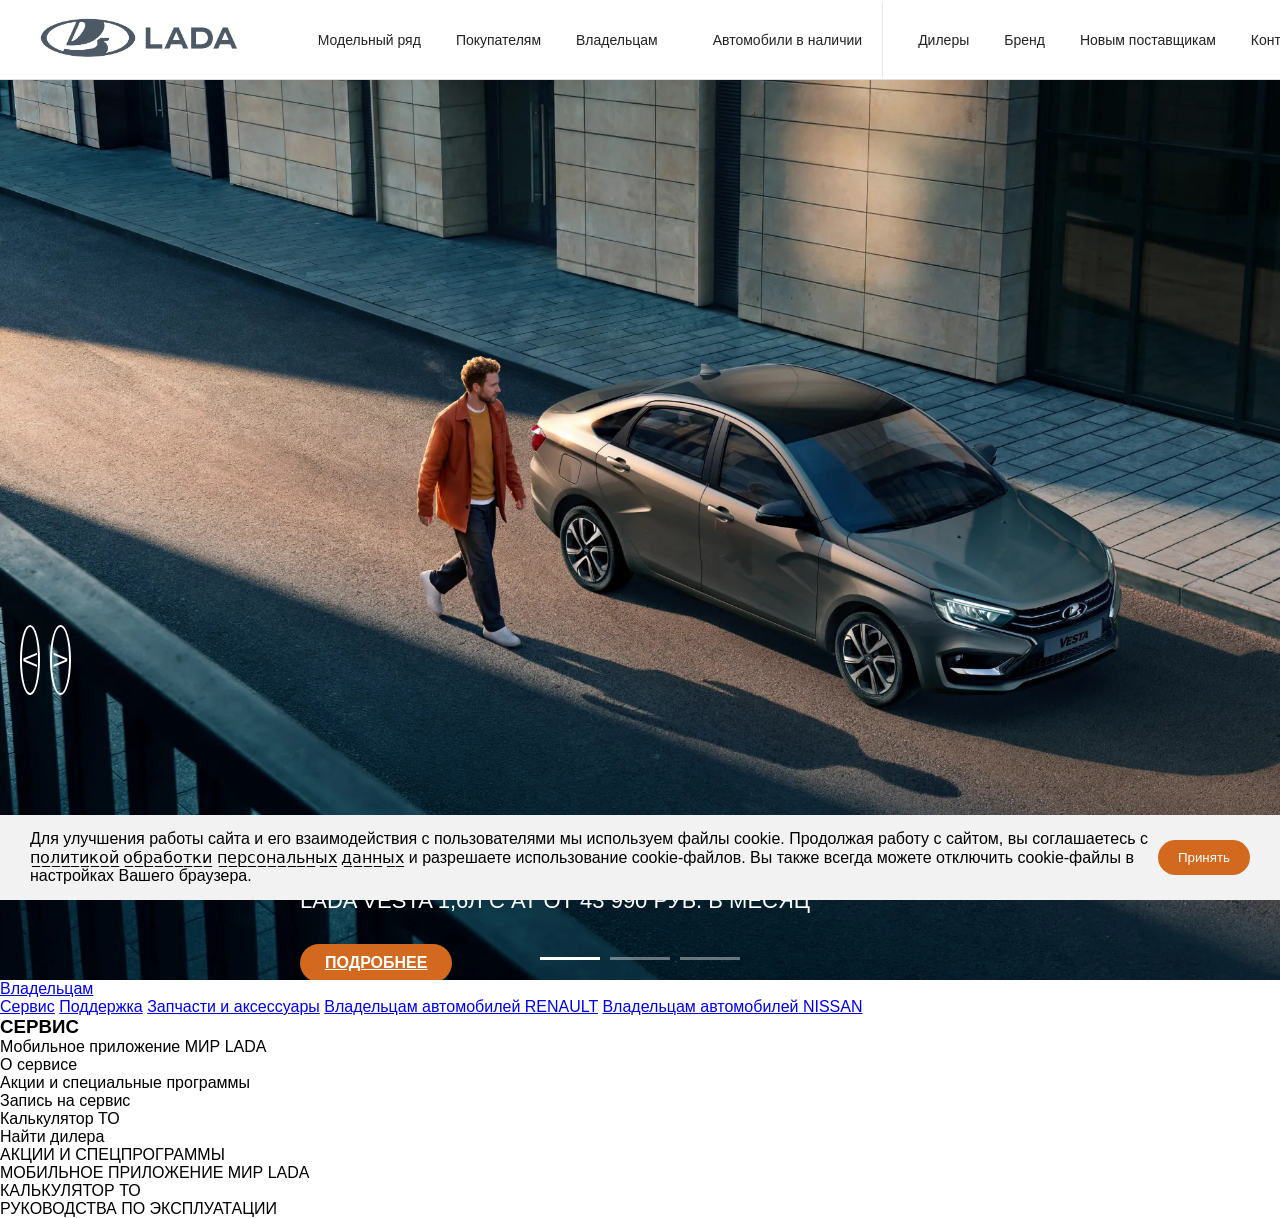
<file: index.html>
<!DOCTYPE HTML>
<html lang="ru">
<head>
    <meta charset="UTF-8">
    <link rel="stylesheet" href="style.css">
    <title>Lada.ru</title>
</head>
<body>
    
    <header class="header">
        <div class="header-inner">

            <div class="logo-block">
                <img src="logo.png" alt="LADA" class="logo">
            </div>

            <nav class="nav">
                <div class="menu-item-container">
                    <a href="#">Модельный ряд</a>
                    
                   <div class="mega-menu">
    <div class="mega-top">
        <span class="mega-tab active">Granta</span>
        <span class="mega-tab">Iskra</span>
        <span class="mega-tab">Vesta</span>
        <span class="mega-tab">Aura</span>
        <span class="mega-tab">Largus</span>
        <span class="mega-tab">Niva Travel</span>
        <span class="mega-tab">Niva Legend</span>
        <span class="mega-tab">Спортивные</span>
        <span class="mega-tab">LADA Business</span>
        <span class="mega-tab">Битопливные</span>
    </div>

    <div class="mega-content">
        <div class="mega-cars">
            <div class="mega-card">
                <div class="card-text">
                    <span class="card-type">GRANTA СЕДАН</span>
                </div>
                <img src="granta.sedan.jpg" alt="GRANTA СЕДАН">
            </div>

            <div class="mega-card">
                <div class="card-text">
                    <span class="card-type">GRANTA ЛИФТБЕК</span>
                </div>
                <img src="granta.lifbek.jpg" alt="GRANTA ЛИФТБЕК">
            </div>

            <div class="mega-card">
                <div class="card-text">
                    <span class="card-type">GRANTA ACTIVE CROSS [АКТИВ КРОСС]</span>
                </div>
                <img src="granta.active.cross(active.cross).jpg" alt="GRANTA ACTIVE CROSS">
            </div>

            <div class="mega-card">
                <div class="card-text">
                    <span class="card-type">GRANTA CROSS [КРОСС]</span>
                </div>
                <img src="granta.cross(cross).jpg" alt="GRANTA CROSS">
            </div>

            <div class="mega-card">
                <div class="card-text">
                    <span class="card-type">GRANTA УЧЕБНАЯ</span>
                </div>
                <img src="granta.ychebnaya.jpg" alt="GRANTA УЧЕБНАЯ">
            </div>
        </div>

        <div class="mega-footer">
            <a href="#" class="footer-item">
                <span class="footer-icon">%</span>
                <span class="footer-text">АКЦИИ И СПЕЦПРЕДЛОЖЕНИЯ</span>
            </a>
            <a href="#" class="footer-item">
                <span class="footer-icon">🚗</span>
                <span class="footer-text">СРАВНЕНИЕ КОМПЛЕКТАЦИЙ</span>
            </a>
            <a href="#" class="footer-item">
                <span class="footer-icon">⚙️</span>
                <span class="footer-text">КОНФИГУРАТОР</span>
            </a>
            <a href="available.html" target="_blank" class="footer-item">
                <span class="footer-icon">🚘</span>
                <span class="footer-text">АВТОМОБИЛИ В НАЛИЧИИ</span>
            </a>
        </div>
    </div>
</div>
                </div>

                <a href="#">Покупателям</a>
                <a href="#" id="owners-trigger">Владельцам</a>
                <a href="available.html" target="_blank" class="footer-item">Автомобили в наличии</a>
                <a href="#">Дилеры</a>
                <a href="#">Бренд</a>
                <a href="#">Новым поставщикам</a>
                <a href="#">Контакты</a>
            </nav>

            <div class="header-icons">
                <span>🔍</span>
                <span>📍</span>
            </div>

        </div>
    </header>

    <div class="slider">
        <div class="slides">
            <div class="slide" style="background-image: url('vesta_myzhik.jpg')">
                <div class="lada-cont">
                    <h2>LADA ЛЕГКО</h2>
                    <p>LADA VESTA 1,6Л С АТ ОТ 43 990 РУБ. В МЕСЯЦ</p>
                    <a href="details.html" class="button">ПОДРОБНЕЕ</a>
                </div>
            </div>

            <div class="slide" style="background-image: url('granta_myzhik.jpg')">
                <div class="lada-cont vesta">
                    <h2>LADA GRANTA С ВЫГОДОЙ ДО 334 000 РУБ./h2>
                    <p>ЛЕТНЯЯ СМЕНА ЦЕН!</p>
                    <button class="button">ПОДРОБНЕЕ</button>
                </div>
            </div>

            <div class="slide" style="background-image: url('gonki.jpg')">
                <div class="lada-cont">
                    <h2>2 ЭТАП РОССИЙСКОЙ СЕРИИ КОЛЬЦЕВЫХ 
                    ГОНОК </h2>
                     <button class="button">ПОДРОБНЕЕ</button>
                </div>
            </div>
        </div>

        <div class="strelki-cont">
            <button class="strelki prev">&lt;</button>
            <button class="strelki next">&gt;</button>
        </div>

        <div class="progress">
            <div class="bar active"></div>
            <div class="bar"></div>
            <div class="bar"></div>
        </div>
    </div>

    <div id="cookie-banner" class="cookie-banner">
        <span>Для улучшения работы сайта и его взаимодействия с пользователями мы используем файлы cookie. Продолжая работу с сайтом, вы соглашаетесь с п̲о̲л̲и̲т̲и̲к̲о̲й̲ о̲б̲р̲а̲б̲о̲т̲к̲и̲ п̲е̲р̲с̲о̲н̲а̲л̲ь̲н̲ы̲х̲ д̲а̲н̲н̲ы̲х̲ и разрешаете использование cookie-файлов. Вы также всегда можете отключить cookie-файлы в настройках Вашего браузера.</span>
        <button id="accept-cookies">Принять</button>
    </div>

    <script src="script.js"></script>
</body>
</html>

<div class="menu-item-container">
    <a href="#" id="owners-trigger">Владельцам</a>
    <div id="owners-dropdown" class="dropdown-menu">
        <div class="dropdown-content">
            <aside class="sidebar">
                <a href="#">Сервис</a>
                <a href="#">Поддержка</a>
                <a href="#">Запчасти и аксессуары</a>
                <a href="#">Владельцам автомобилей RENAULT</a>
                <a href="#">Владельцам автомобилей NISSAN</a>
            </aside>
            <main class="main-menu">
                <h3>СЕРВИС</h3>
                <ul>
                    <li>Мобильное приложение МИР LADA</li>
                    <li>О сервисе</li>
                    <li>Акции и специальные программы</li>
                    <li>Запись на сервис</li>
                    <li>Калькулятор ТО</li>
                    <li>Найти дилера</li>
                </ul>
            </main>
            <div class="grid-menu">
                <div class="grid-card">АКЦИИ И СПЕЦПРОГРАММЫ</div>
                <div class="grid-card">МОБИЛЬНОЕ ПРИЛОЖЕНИЕ МИР LADA</div>
                <div class="grid-card">КАЛЬКУЛЯТОР ТО</div>
                <div class="grid-card">РУКОВОДСТВА ПО ЭКСПЛУАТАЦИИ</div>
            </div>
        </div>
    </div>
</div>
</file>
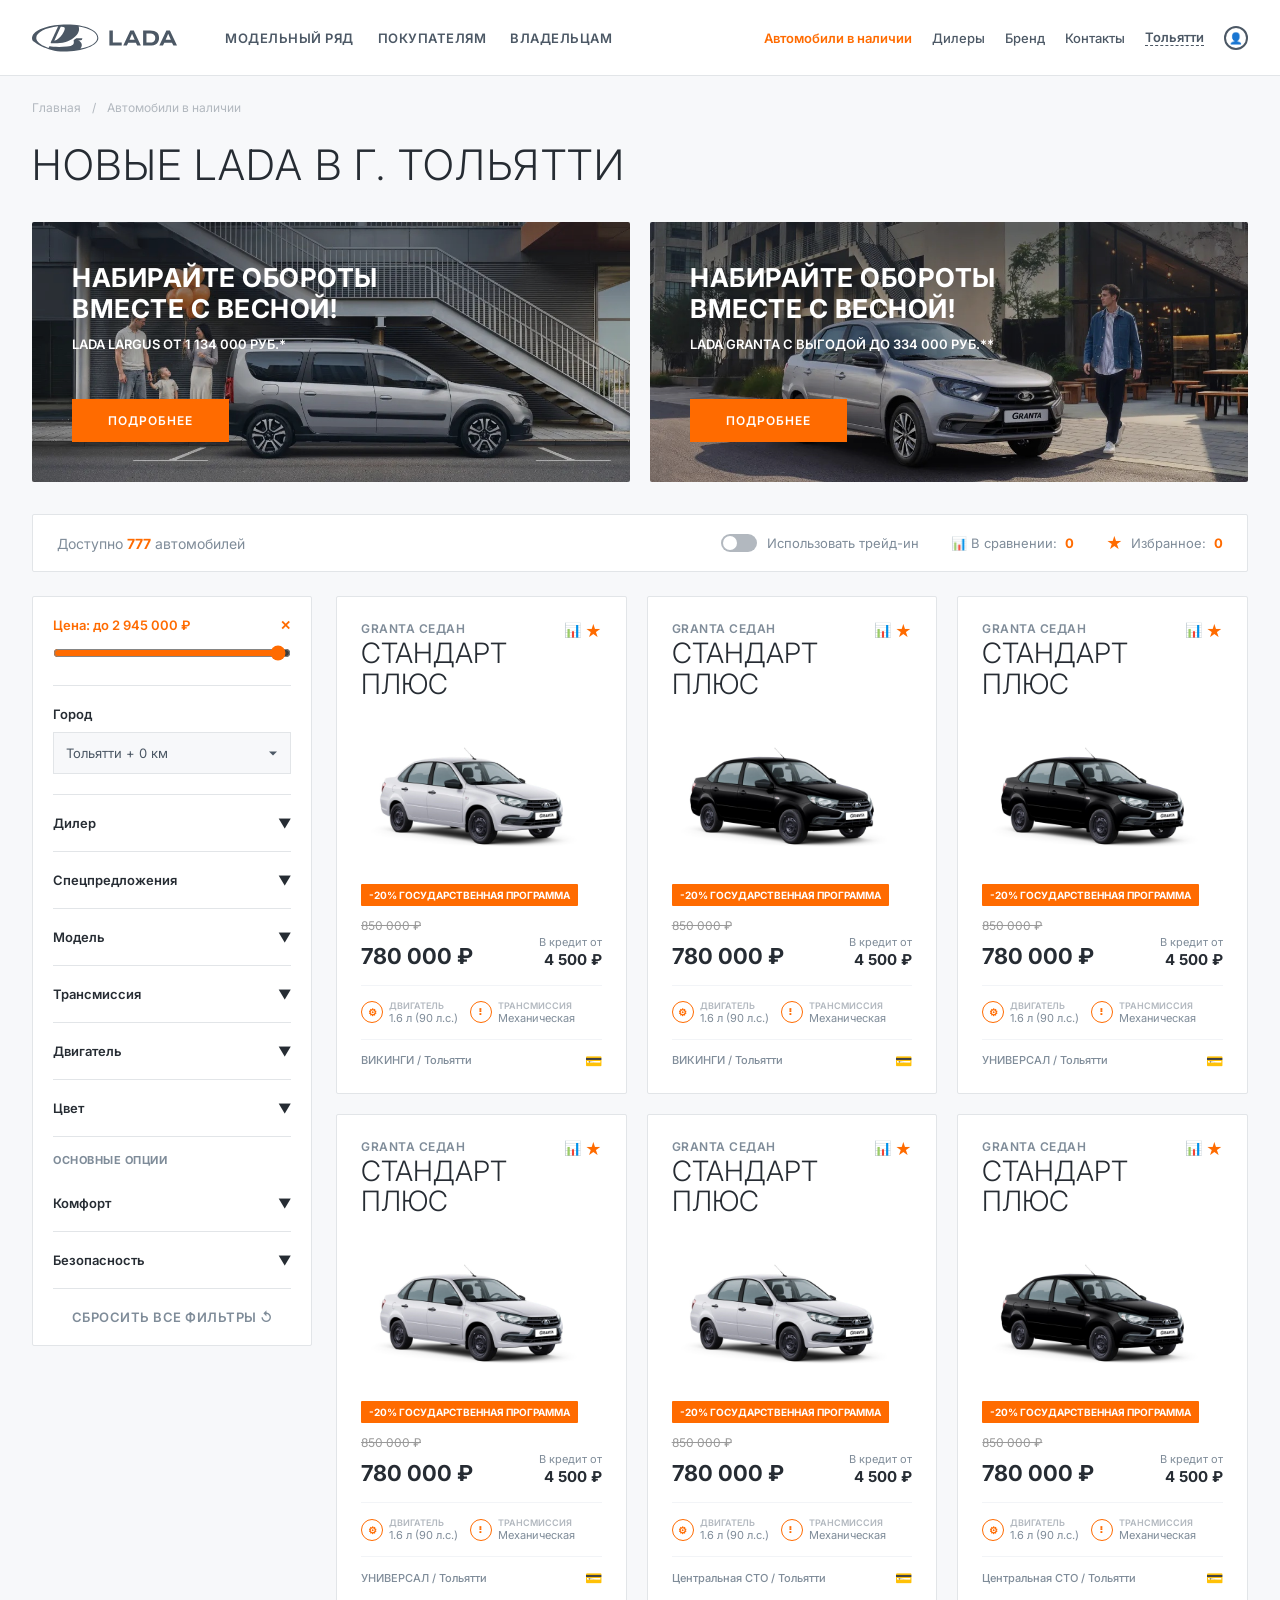
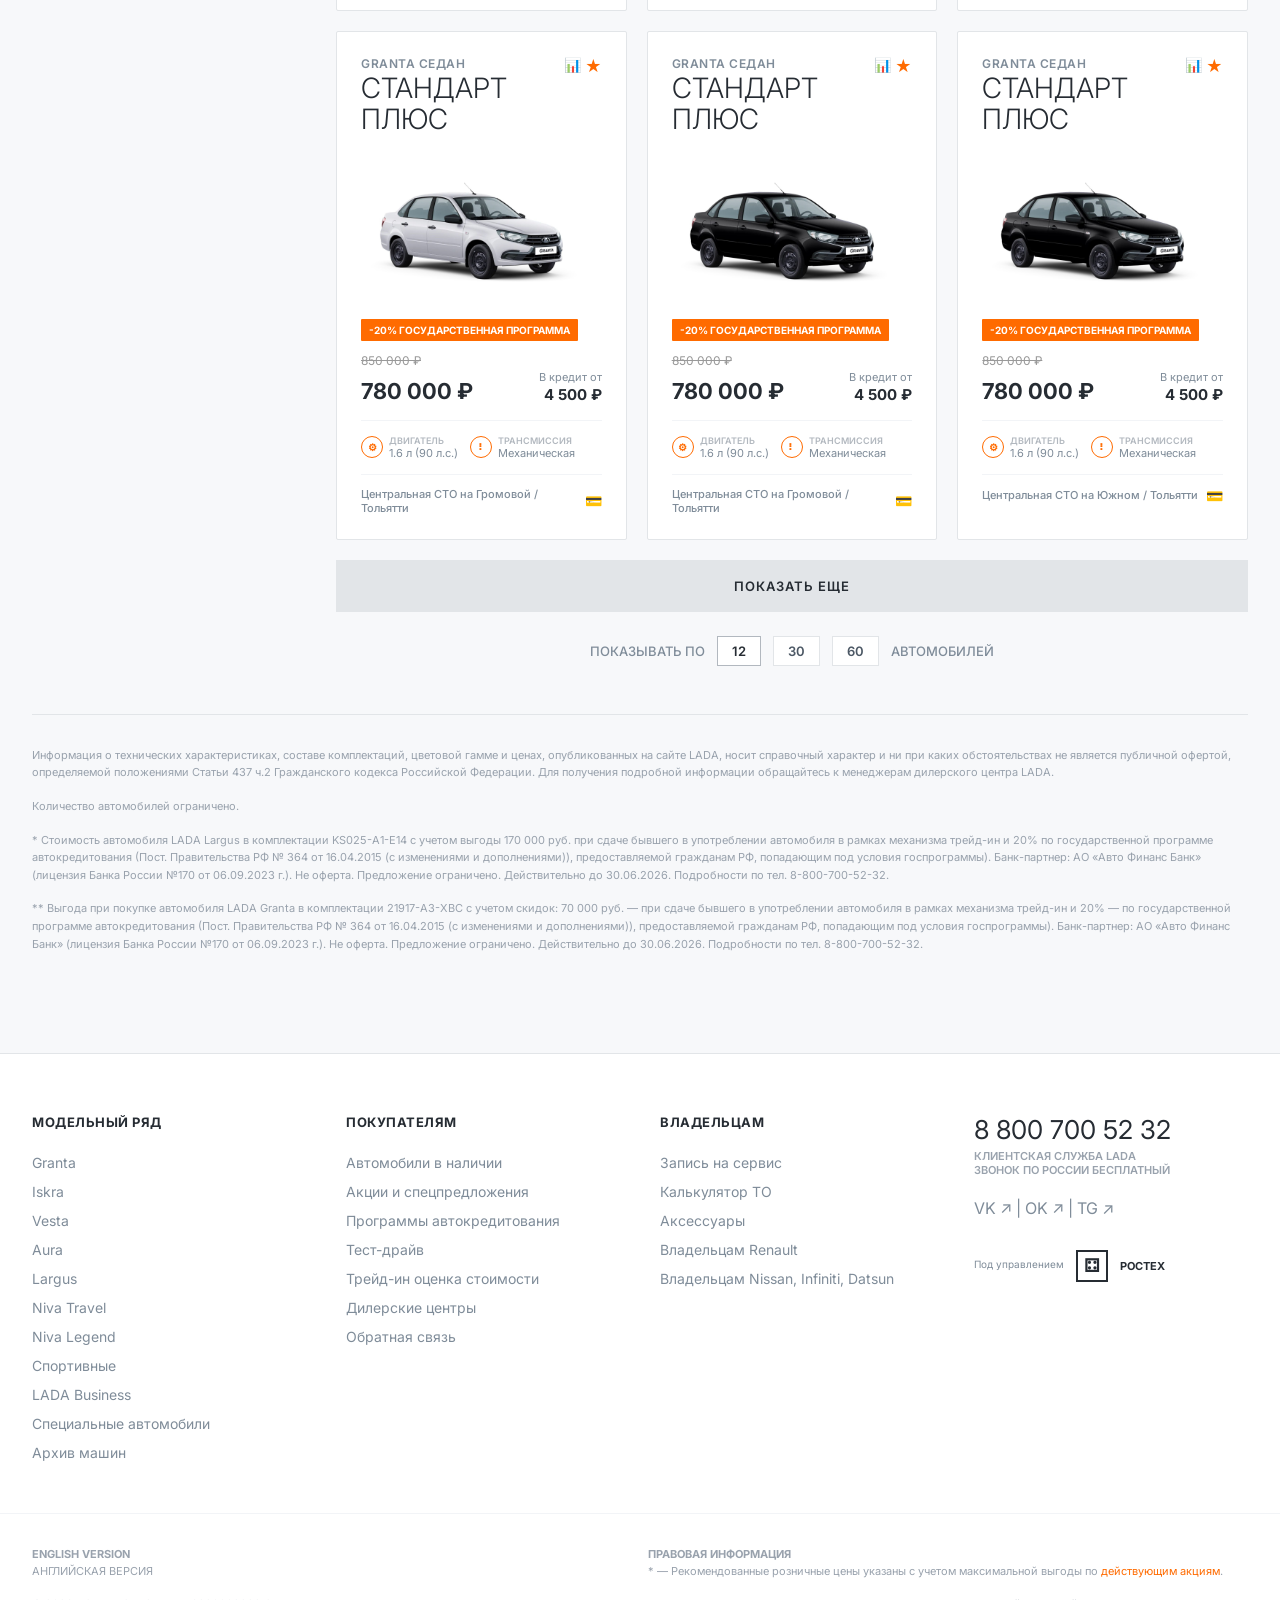
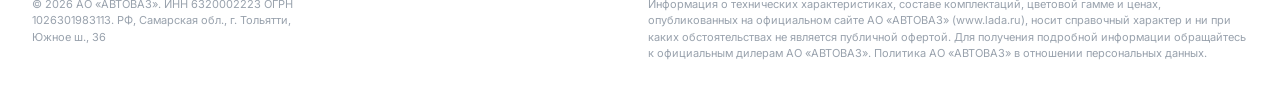
<file: available.html>
<!DOCTYPE html>
<html lang="ru">
<head>
    <meta charset="UTF-8">
    <meta name="viewport" content="width=device-width, initial-scale=1.0">
    <title>Новые LADA в г. Тольятти – Автомобили в наличии</title>
    <style>
        @import url('https://fonts.googleapis.com/css2?family=Inter:wght@300;400;500;600;700&display=swap');
        
        * { box-sizing: border-box; margin: 0; padding: 0; font-family: 'Inter', sans-serif; }
        body { background-color: #f7f8fa; color: #4c5865; -webkit-font-smoothing: antialiased; }
        a { text-decoration: none; color: inherit; }
        
        /* ШАПКА */
        .header { position: fixed; top: 0; left: 0; width: 100%; height: 76px; background: #fff; border-bottom: 1px solid #e2e5e8; z-index: 1000; display: flex; align-items: center; }
        .header-container { max-width: 1440px; width: 100%; margin: 0 auto; padding: 0 32px; display: flex; align-items: center; justify-content: space-between; }
        .logo-block { display: flex; align-items: center; gap: 48px; }
        .logo-lada { display: flex; align-items: center; width: 145px; height: 30px; }
        .nav-menu { display: flex; list-style: none; gap: 24px; font-size: 13px; font-weight: 600; text-transform: uppercase; letter-spacing: 0.5px; }
        .nav-menu li:hover { color: #ff6b00; cursor: pointer; }
        .right-menu { display: flex; align-items: center; gap: 20px; font-size: 13px; font-weight: 500; }
        .right-menu a:hover { color: #ff6b00; }
        .location { font-weight: 600; display: flex; align-items: center; gap: 4px; border-bottom: 1px dashed #4c5865; cursor: pointer; }
        .user-icon { display: flex; align-items: center; justify-content: center; width: 24px; height: 24px; border: 2px solid #4c5865; border-radius: 50%; font-size: 11px; font-weight: 700; cursor: pointer; }

        /* ОСНОВНОЙ КОНТЕНТ */
        .main-wrapper { max-width: 1440px; width: 100%; margin: 76px auto 0; padding: 24px 32px; }
        .breadcrumbs { font-size: 12px; color: #b2b8bf; margin-bottom: 24px; }
        .breadcrumbs span { margin: 0 8px; }
        .page-title { font-size: 42px; font-weight: 300; color: #262c33; text-transform: uppercase; letter-spacing: 1.5px; margin-bottom: 32px; }

        /* ПРОМО БАННЕРЫ */
        .promo-grid { display: grid; grid-template-columns: 1fr 1fr; gap: 20px; margin-bottom: 32px; }
        .promo-card { position: relative; height: 260px; background-size: cover; background-position: center; border-radius: 2px; overflow: hidden; padding: 40px; display: flex; flex-direction: column; justify-content: space-between; color: #fff; }
        .promo-card::before { content: ''; position: absolute; top: 0; left: 0; width: 100%; height: 100%; background: rgba(0, 0, 0, 0.12); z-index: 1; }
        .promo-content { position: relative; z-index: 2; max-width: 380px; }
        .promo-content h3 { font-size: 26px; font-weight: 700; text-transform: uppercase; line-height: 1.2; margin-bottom: 12px; letter-spacing: 0.5px; }
        .promo-content p { font-size: 13px; font-weight: 600; color: #fff; }
        .promo-btn { position: relative; z-index: 2; align-self: flex-start; background: #ff6b00; padding: 14px 36px; font-size: 12px; font-weight: 600; text-transform: uppercase; border: none; color: #fff; cursor: pointer; letter-spacing: 1px; }

        /* ИНФО-ПАНЕЛЬ */
        .info-bar { display: flex; justify-content: space-between; align-items: center; background: #fff; padding: 18px 24px; border: 1px solid #e2e5e8; margin-bottom: 24px; font-size: 14px; border-radius: 2px; }
        .cars-count { font-weight: 400; color: #7f8c99; }
        .cars-count span { color: #ff6b00; font-weight: 700; }
        .bar-controls { display: flex; gap: 32px; color: #7f8c99; align-items: center; }
        .control-item { display: flex; align-items: center; gap: 8px; cursor: pointer; font-size: 13px; }
        .control-item span { color: #ff6b00; font-weight: 700; }
        
        /* Переключатель трейд-ин */
        .toggle-container { display: flex; align-items: center; gap: 10px; cursor: pointer; color: #7f8c99; font-size: 13px; }
        .toggle-switch { display: inline-block; width: 36px; height: 18px; background: #b2b8bf; border-radius: 9px; position: relative; }
        .toggle-switch::after { content: ''; position: absolute; top: 2px; left: 2px; width: 14px; height: 14px; background: white; border-radius: 50%; }

        /* КАТАЛОГ СЕТКА */
        .catalog-layout { display: grid; grid-template-columns: 280px 1fr; gap: 24px; margin-bottom: 40px; }

        /* СЛОЖНЫЙ БОКОВОЙ ФИЛЬТР */
        .filter-sidebar { background: #fff; border: 1px solid #e2e5e8; padding: 0 20px; align-self: flex-start; border-radius: 2px; }
        .filter-group { border-bottom: 1px solid #e2e5e8; padding: 20px 0; }
        .filter-header { display: flex; justify-content: space-between; font-size: 13px; font-weight: 600; color: #262c33; cursor: pointer; }
        .filter-header.price { color: #ff6b00; margin-bottom: 12px; }
        .filter-select { width: 100%; padding: 12px; border: 1px solid #e2e5e8; font-size: 13px; color: #4c5865; background: #f7f8fa; margin-top: 10px; appearance: none; background-image: url("data:image/svg+xml;utf8,<svg xmlns='http://www.w3.org/2000/svg' width='10' height='10' fill='%234c5865'><path d='M1 3.5l4 4 4-4z'/></svg>"); background-repeat: no-repeat; background-position: right 12px center; }
        .filter-section-title { font-size: 11px; font-weight: 700; color: #7f8c99; text-transform: uppercase; letter-spacing: 0.5px; padding: 16px 0 8px; }
        .reset-btn { width: 100%; background: none; border: none; padding: 20px 0; font-size: 13px; font-weight: 600; color: #7f8c99; cursor: pointer; display: flex; align-items: center; justify-content: center; gap: 8px; text-transform: uppercase; letter-spacing: 0.5px; }

        /* КАРТОЧКИ АВТОМОБИЛЕЙ */
        .cars-grid { display: grid; grid-template-columns: repeat(3, 1fr); gap: 20px; }
        .car-card { background: #fff; border: 1px solid #e2e5e8; padding: 24px; display: flex; flex-direction: column; position: relative; border-radius: 2px; }
        .car-card:hover { border-color: #b2b8bf; }
        .card-meta-top { position: absolute; top: 24px; right: 24px; display: flex; flex-direction: column; gap: 12px; align-items: flex-end; }
        .badge-list { display: flex; font-size: 14px; gap: 4px; color: #e2e5e8; }
        .badge-star { color: #ff6b00; font-size: 16px; }
        
        .car-series { font-size: 12px; color: #7f8c99; text-transform: uppercase; font-weight: 600; letter-spacing: 0.5px; margin-bottom: 2px; }
        .car-name { font-size: 28px; font-weight: 300; color: #262c33; text-transform: uppercase; line-height: 1.1; }
        .car-spec { font-size: 28px; font-weight: 300; color: #262c33; text-transform: uppercase; margin-bottom: 12px; line-height: 1.1; }
        .car-img-wrap { width: 100%; height: 140px; display: flex; align-items: center; justify-content: center; margin: 16px 0; }
        .car-img-wrap img { max-width: 100%; max-height: 100%; object-fit: contain; }

        .benefit-tag { background: #ff6b00; color: #fff; font-size: 10px; font-weight: 700; padding: 5px 8px; display: inline-block; align-self: flex-start; margin-bottom: 12px; border-radius: 1px; }
        .price-old { font-size: 12px; color: #999; text-decoration: line-through; margin-bottom: 2px; }
        .price-row { display: flex; justify-content: space-between; align-items: flex-end; margin-bottom: 16px; }
        .price-main { font-size: 22px; font-weight: 700; color: #262c33; }
        .credit-info { text-align: right; font-size: 11px; color: #7f8c99; }
        .credit-info span { display: block; font-size: 15px; font-weight: 700; color: #262c33; margin-top: 1px; }

        /* Иконки характеристик двигателя и коробки */
        .tech-chips { display: flex; gap: 12px; border-top: 1px solid #f2f4f7; padding-top: 14px; margin-bottom: 14px; }
        .chip { display: flex; align-items: center; gap: 6px; font-size: 11px; color: #7f8c99; }
        .chip-label { display: block; font-size: 9px; text-transform: uppercase; color: #b2b8bf; font-weight: 600; }
        .chip-icon { width: 22px; height: 22px; border: 1px solid #ff6b00; border-radius: 50%; display: flex; align-items: center; justify-content: center; color: #ff6b00; font-size: 10px; font-weight: 700; }

        .dealer-footer { display: flex; justify-content: space-between; align-items: center; border-top: 1px solid #f2f4f7; padding-top: 12px; font-size: 11px; color: #7f8c99; font-weight: 500; }
        .card-icon-doc { color: #b2b8bf; font-size: 14px; }

        /* ПАГИНАЦИЯ / ПОКАЗАТЬ ЕЩЕ */
        .pagination-container { max-width: 1fr; display: flex; flex-direction: column; align-items: center; gap: 24px; margin-top: 20px; }
        .show-more-btn { width: 100%; max-width: 100%; background: #e2e5e8; border: none; padding: 18px; font-size: 13px; font-weight: 600; text-transform: uppercase; color: #262c33; letter-spacing: 1px; cursor: pointer; text-align: center; }
        .show-per-page { display: flex; align-items: center; gap: 12px; font-size: 13px; color: #7f8c99; text-transform: uppercase; font-weight: 500; }
        .page-size-btn { background: #fff; border: 1px solid #e2e5e8; padding: 6px 14px; font-size: 13px; font-weight: 600; color: #4c5865; cursor: pointer; }
        .page-size-btn.active { border-color: #b2b8bf; color: #262c33; }

        /* ТЕКСТ ДИСКЛЕЙМЕРА */
        .disclaimer-section { margin-top: 48px; padding-top: 32px; border-top: 1px solid #e2e5e8; font-size: 11px; color: #99a2ad; line-height: 1.6; }
        .disclaimer-section p { margin-bottom: 16px; }

        /* ФУТЕР */
        .footer { background: #fff; border-top: 1px solid #e2e5e8; padding: 60px 0 40px; margin-top: 60px; }
        .footer-container { max-width: 1440px; margin: 0 auto; padding: 0 32px; display: grid; grid-template-columns: repeat(4, 1fr); gap: 40px; }
        .footer-column h4 { font-size: 13px; font-weight: 700; text-transform: uppercase; color: #262c33; margin-bottom: 24px; letter-spacing: 0.5px; }
        .footer-links { list-style: none; }
        .footer-links li { font-size: 14px; color: #7f8c99; margin-bottom: 12px; cursor: pointer; }
        .footer-links li:hover { color: #ff6b00; }
        
        .footer-contacts { grid-column: span 1; }
        .phone-num { font-size: 26px; font-weight: 400; color: #262c33; margin-bottom: 4px; }
        .phone-desc { font-size: 11px; color: #99a2ad; text-transform: uppercase; font-weight: 600; margin-bottom: 20px; line-height: 1.3; }
        .social-icons { display: flex; gap: 14px; margin-bottom: 32px; color: #7f8c99; font-size: 16px; }
        
        .footer-brand-meta { display: flex; align-items: center; gap: 12px; font-size: 11px; color: #262c33; font-weight: 700; text-transform: uppercase; }
        .rostech-logo { width: 32px; height: 32px; border: 2px solid #262c33; display: flex; align-items: center; justify-content: center; font-size: 18px; }
        
        .footer-bottom { max-width: 1440px; margin: 40px auto 0; padding: 32px 32px 0; border-top: 1px solid #f2f4f7; display: flex; justify-content: space-between; font-size: 11px; color: #99a2ad; line-height: 1.5; }
        .copyright-block { max-width: 300px; }
        .legal-info-block { max-width: 600px; }
    </style>
</head>
<body>

    <!-- ВЕРХНЯЯ ПАНЕЛЬ НАВИГАЦИИ -->
    <header class="header">
        <div class="header-container">
            <div class="logo-block">
                <a href="#" class="logo-lada">
                    <svg xmlns="http://www.w3.org/2000/svg" viewBox="0 0 160 30" width="100%" height="100%">
                        <path d="M38.4 0C19.5 0 3.8 5.3 0.6 12.4c-.4.8-.6 1.7-.6 2.6 0 .9.2 1.8.6 2.7.4 1 15.6 12.3 34.2 12.3 21.2 0 38.4-6.7 38.4-15S59.6 0 38.4 0zm-2.8 3.2c1.3 1.2.5 3.9-2.1 7.6-2.9 4.1-5.6 6.3-8.9 7.1L31.7 2.5h.1c1.7-.1 2.9 0 3.8.7zm16 15c0-.1-.1-.1-.1-.2 0-.1-.1-.1-.1-.1 0-.1 0-.1.1-.1.1 0 .2-.1.2-.1l3.2-.6c0 0 .1 0 .1-.1 0 0 .1-.1.1-.1l.5-1.5c0 0 0-.1 0-.1 0 0-.1-.1-.1-.1h-6l-.6.2-2.4 1.6c-.2.1-.4.3-.5.5s-.1.5 0 .7c.7 3.5-.6 5.4-7.5 6.2-9.4 1.1-16.6.1-18.7-.2l-.1-.1c-.2 0-.3 0-.4.1-.1.1-.2.2-.3.3l-.7 1.5C11.1 23.5 6.2 20.3 5 16.7v-.1l-.1-.3v-.1c-.1-.4-.2-.9-.2-1.3 0-6.1 10.2-11.2 24.1-12.8h.1s-7.1 15.6-8.3 18.2c0 .1 0 .1.1.2 0 .1.1.1.2.2.1 0 .1 0 .2 0h.4c4.2.1 9.3.3 15.6-1.3 6.7-1.7 11.8-6.4 13.7-9.9 2-3.5.9-6.2.7-7.1 12.4 1.9 20.3 6.7 20.5 12.3 0 1.1-.3 2.2-.9 3.2-2.3 3.9-8.9 7.1-17.7 8.8 3.4-3.8.7-7.2-1.5-8.6z" fill="#4c5865"/>
                        <path d="M89.2 6.8h-3.8v16.6h13.6v-3.3h-9.8V6.8zM108.5 6.8l-7.8 16.6h4l1.5-3.2h8.4l1.5 3.2h4l-7.8-16.6h-3.8zm1.9 3.4l2.9 6.6h-5.7l2.8-6.6zM130.2 6.8h-7.6v16.6h7c1.6 0 3.1-.2 4.7-.5 1.4-.3 2.6-.9 3.6-1.9 1.5-1.5 2.3-3.5 2.3-6s-.8-4.6-2.3-6c-1.6-1.6-4.2-2.4-7.7-2.4zm4.3 12c-1 1-2.8 1.3-5.2 1.3h-3V10.1h3.4c2.2 0 3.9.5 4.9 1.4 1 .9 1.4 2.1 1.4 3.6 0 1.6-.5 2.8-1.5 3.7zM156 23.4h4l-7.8-16.6h-3.9l-7.8 16.6h4l1.5-3.2h8.4l1.6 3.2zm-5.7-13.2l2.9 6.6h-5.7l2.8-6.6z" fill="#4c5865"/>
                    </svg>
                </a>
                <ul class="nav-menu">
                    <li>Модельный ряд</li>
                    <li>Покупателям</li>
                    <li>Владельцам</li>
                </ul>
            </div>
            <div class="right-menu">
                <a href="#" style="color: #ff6b00; font-weight: 600;">Автомобили в наличии</a>
                <a href="#">Дилеры</a>
                <a href="#">Бренд</a>
                <a href="#">Контакты</a>
                <span class="location">Тольятти</span>
                <span class="user-icon">👤</span>
            </div>
        </div>
    </header>

    <div class="main-wrapper">
        <div class="breadcrumbs">Главная <span>/</span> Автомобили в наличии</div>
        <h1 class="page-title">Новые LADA в г. Тольятти</h1>

        <!-- ВЕРХНИЕ ПРОМО-КАРТОЧКИ -->
        <div class="promo-grid">
            <div class="promo-card" style="background-image: url('lada.largus.jpg');">
                <div class="promo-content">
                    <h3>Набирайте обороты вместе с весной!</h3>
                    <p>LADA LARGUS ОТ 1 134 000 РУБ.*</p>
                </div>
                <button class="promo-btn">Подробнее</button>
            </div>
            <div class="promo-card" style="background-image: url('lada.granta.jpg');">
                <div class="promo-content">
                    <h3>Набирайте обороты вместе с весной!</h3>
                    <p>LADA GRANTA С ВЫГОДОЙ ДО 334 000 РУБ.**</p>
                </div>
                <button class="promo-btn">Подробнее</button>
            </div>
        </div>

        <!-- ПАНЕЛЬ КОЛИЧЕСТВА И СТАТУСА -->
        <div class="info-bar">
            <div class="cars-count">Доступно <span>777</span> автомобилей</div>
            <div class="bar-controls">
                <div class="toggle-container">
                    <span class="toggle-switch"></span>
                    Использовать трейд-ин
                </div>
                <div class="control-item">📊 В сравнении: <span>0</span></div>
                <div class="control-item"><span class="badge-star">★</span> Избранное: <span>0</span></div>
            </div>
        </div>

        <!-- ОСНОВНАЯ ЗОНА: ФИЛЬТР + КАТАЛОГ -->
        <div class="catalog-layout">
            
            <!-- ЛЕВАЯ КОЛОНКА - СЛОЖНЫЙ ФИЛЬТР -->
            <aside class="filter-sidebar">
                <div class="filter-group">
                    <div class="filter-header price">
                        <span>Цена: до 2 945 000 ₽</span>
                        <span>✕</span>
                    </div>
                    <input type="range" min="700000" max="3000000" value="2945000" style="width: 100%; accent-color: #ff6b00;">
                </div>
                <div class="filter-group">
                    <div class="filter-header">Город</div>
                    <select class="filter-select"><option>Тольятти + 0 км</option></select>
                </div>
                <div class="filter-group"><div class="filter-header">Дилер <span>▼</span></div></div>
                <div class="filter-group"><div class="filter-header">Спецпредложения <span>▼</span></div></div>
                <div class="filter-group"><div class="filter-header">Модель <span>▼</span></div></div>
                <div class="filter-group"><div class="filter-header">Трансмиссия <span>▼</span></div></div>
                <div class="filter-group"><div class="filter-header">Двигатель <span>▼</span></div></div>
                <div class="filter-group"><div class="filter-header">Цвет <span>▼</span></div></div>
                
                <div class="filter-section-title">Основные опции</div>
                <div class="filter-group"><div class="filter-header">Комфорт <span>▼</span></div></div>
                <div class="filter-group"><div class="filter-header">Безопасность <span>▼</span></div></div>
                
                <button class="reset-btn">Сбросить все фильтры ↺</button>
            </aside>

            <!-- ПРАВАЯ КОЛОНКА - КАТАЛОГ ИЗ 9 КАРТОЧЕК -->
            <main>
                <div class="cars-grid">
                    
                    <!-- РЯД 1 -->
                    <!-- 1. Белая Granta -->
                    <div class="car-card">
                        <div class="card-meta-top"><div class="badge-list">📊 <span class="badge-star">★</span></div></div>
                        <div class="car-series">Granta Седан</div><div class="car-name">Стандарт</div><div class="car-spec">Плюс</div>
                        <div class="car-img-wrap"><img src="./granta.plus.white.JPG" alt="LADA Granta"></div>
                        <div class="benefit-tag">-20% ГОСУДАРСТВЕННАЯ ПРОГРАММА</div>
                        <div class="price-old">850 000 ₽</div>
                        <div class="price-row">
                            <div class="price-main">780 000 ₽</div>
                            <div class="credit-info">В кредит от <span>4 500 ₽</span></div>
                        </div>
                        <div class="tech-chips">
                            <div class="chip"><div class="chip-icon">⚙</div><div><span class="chip-label">Двигатель</span>1.6 л (90 л.с.)</div></div>
                            <div class="chip"><div class="chip-icon">⠇</div><div><span class="chip-label">Трансмиссия</span>Механическая</div></div>
                        </div>
                        <div class="dealer-footer"><span>ВИКИНГИ / Тольятти</span><span class="card-icon-doc">💳</span></div>
                    </div>

                    <!-- 2. Черная Granta -->
                    <div class="car-card">
                        <div class="card-meta-top"><div class="badge-list">📊 <span class="badge-star">★</span></div></div>
                        <div class="car-series">Granta Седан</div><div class="car-name">Стандарт</div><div class="car-spec">Плюс</div>
                        <div class="car-img-wrap"><img src="./granta.plus.black.JPG" alt="LADA Granta"></div>
                        <div class="benefit-tag">-20% ГОСУДАРСТВЕННАЯ ПРОГРАММА</div>
                        <div class="price-old">850 000 ₽</div>
                        <div class="price-row">
                            <div class="price-main">780 000 ₽</div>
                            <div class="credit-info">В кредит от <span>4 500 ₽</span></div>
                        </div>
                        <div class="tech-chips">
                            <div class="chip"><div class="chip-icon">⚙</div><div><span class="chip-label">Двигатель</span>1.6 л (90 л.с.)</div></div>
                            <div class="chip"><div class="chip-icon">⠇</div><div><span class="chip-label">Трансмиссия</span>Механическая</div></div>
                        </div>
                        <div class="dealer-footer"><span>ВИКИНГИ / Тольятти</span><span class="card-icon-doc">💳</span></div>
                    </div>

                    <!-- 3. Черная Granta -->
                    <div class="car-card">
                        <div class="card-meta-top"><div class="badge-list">📊 <span class="badge-star">★</span></div></div>
                        <div class="car-series">Granta Седан</div><div class="car-name">Стандарт</div><div class="car-spec">Плюс</div>
                        <div class="car-img-wrap"><img src="./granta.plus.black.JPG" alt="LADA Granta"></div>
                        <div class="benefit-tag">-20% ГОСУДАРСТВЕННАЯ ПРОГРАММА</div>
                        <div class="price-old">850 000 ₽</div>
                        <div class="price-row">
                            <div class="price-main">780 000 ₽</div>
                            <div class="credit-info">В кредит от <span>4 500 ₽</span></div>
                        </div>
                        <div class="tech-chips">
                            <div class="chip"><div class="chip-icon">⚙</div><div><span class="chip-label">Двигатель</span>1.6 л (90 л.с.)</div></div>
                            <div class="chip"><div class="chip-icon">⠇</div><div><span class="chip-label">Трансмиссия</span>Механическая</div></div>
                        </div>
                        <div class="dealer-footer"><span>УНИВЕРСАЛ / Тольятти</span><span class="card-icon-doc">💳</span></div>
                    </div>

                    <!-- РЯД 2 -->
                    <!-- 4. Белая Granta -->
                    <div class="car-card">
                        <div class="card-meta-top"><div class="badge-list">📊 <span class="badge-star">★</span></div></div>
                        <div class="car-series">Granta Седан</div><div class="car-name">Стандарт</div><div class="car-spec">Плюс</div>
                        <div class="car-img-wrap"><img src="./granta.plus.white.JPG" alt="LADA Granta"></div>
                        <div class="benefit-tag">-20% ГОСУДАРСТВЕННАЯ ПРОГРАММА</div>
                        <div class="price-old">850 000 ₽</div>
                        <div class="price-row">
                            <div class="price-main">780 000 ₽</div>
                            <div class="credit-info">В кредит от <span>4 500 ₽</span></div>
                        </div>
                        <div class="tech-chips">
                            <div class="chip"><div class="chip-icon">⚙</div><div><span class="chip-label">Двигатель</span>1.6 л (90 л.с.)</div></div>
                            <div class="chip"><div class="chip-icon">⠇</div><div><span class="chip-label">Трансмиссия</span>Механическая</div></div>
                        </div>
                        <div class="dealer-footer"><span>УНИВЕРСАЛ / Тольятти</span><span class="card-icon-doc">💳</span></div>
                    </div>

                    <!-- 5. Белая Granta -->
                    <div class="car-card">
                        <div class="card-meta-top"><div class="badge-list">📊 <span class="badge-star">★</span></div></div>
                        <div class="car-series">Granta Седан</div><div class="car-name">Стандарт</div><div class="car-spec">Плюс</div>
                        <div class="car-img-wrap"><img src="./granta.plus.white.JPG" alt="LADA Granta"></div>
                        <div class="benefit-tag">-20% ГОСУДАРСТВЕННАЯ ПРОГРАММА</div>
                        <div class="price-old">850 000 ₽</div>
                        <div class="price-row">
                            <div class="price-main">780 000 ₽</div>
                            <div class="credit-info">В кредит от <span>4 500 ₽</span></div>
                        </div>
                        <div class="tech-chips">
                            <div class="chip"><div class="chip-icon">⚙</div><div><span class="chip-label">Двигатель</span>1.6 л (90 л.с.)</div></div>
                            <div class="chip"><div class="chip-icon">⠇</div><div><span class="chip-label">Трансмиссия</span>Механическая</div></div>
                        </div>
                        <div class="dealer-footer"><span>Центральная СТО / Тольятти</span><span class="card-icon-doc">💳</span></div>
                    </div>

                    <!-- 6. Черная Granta -->
                    <div class="car-card">
                        <div class="card-meta-top"><div class="badge-list">📊 <span class="badge-star">★</span></div></div>
                        <div class="car-series">Granta Седан</div><div class="car-name">Стандарт</div><div class="car-spec">Плюс</div>
                        <div class="car-img-wrap"><img src="./granta.plus.black.JPG" alt="LADA Granta"></div>
                        <div class="benefit-tag">-20% ГОСУДАРСТВЕННАЯ ПРОГРАММА</div>
                        <div class="price-old">850 000 ₽</div>
                        <div class="price-row">
                            <div class="price-main">780 000 ₽</div>
                            <div class="credit-info">В кредит от <span>4 500 ₽</span></div>
                        </div>
                        <div class="tech-chips">
                            <div class="chip"><div class="chip-icon">⚙</div><div><span class="chip-label">Двигатель</span>1.6 л (90 л.с.)</div></div>
                            <div class="chip"><div class="chip-icon">⠇</div><div><span class="chip-label">Трансмиссия</span>Механическая</div></div>
                        </div>
                        <div class="dealer-footer"><span>Центральная СТО / Тольятти</span><span class="card-icon-doc">💳</span></div>
                    </div>

                    <!-- РЯД 3 -->
                    <!-- 7. Белая Granta -->
                    <div class="car-card">
                        <div class="card-meta-top"><div class="badge-list">📊 <span class="badge-star">★</span></div></div>
                        <div class="car-series">Granta Седан</div><div class="car-name">Стандарт</div><div class="car-spec">Плюс</div>
                        <div class="car-img-wrap"><img src="./granta.plus.white.JPG" alt="LADA Granta"></div>
                        <div class="benefit-tag">-20% ГОСУДАРСТВЕННАЯ ПРОГРАММА</div>
                        <div class="price-old">850 000 ₽</div>
                        <div class="price-row">
                            <div class="price-main">780 000 ₽</div>
                            <div class="credit-info">В кредит от <span>4 500 ₽</span></div>
                        </div>
                        <div class="tech-chips">
                            <div class="chip"><div class="chip-icon">⚙</div><div><span class="chip-label">Двигатель</span>1.6 л (90 л.с.)</div></div>
                            <div class="chip"><div class="chip-icon">⠇</div><div><span class="chip-label">Трансмиссия</span>Механическая</div></div>
                        </div>
                        <div class="dealer-footer"><span>Центральная СТО на Громовой / Тольятти</span><span class="card-icon-doc">💳</span></div>
                    </div>

                    <!-- 8. Черная Granta -->
                    <div class="car-card">
                        <div class="card-meta-top"><div class="badge-list">📊 <span class="badge-star">★</span></div></div>
                        <div class="car-series">Granta Седан</div><div class="car-name">Стандарт</div><div class="car-spec">Плюс</div>
                        <div class="car-img-wrap"><img src="./granta.plus.black.JPG" alt="LADA Granta"></div>
                        <div class="benefit-tag">-20% ГОСУДАРСТВЕННАЯ ПРОГРАММА</div>
                        <div class="price-old">850 000 ₽</div>
                        <div class="price-row">
                            <div class="price-main">780 000 ₽</div>
                            <div class="credit-info">В кредит от <span>4 500 ₽</span></div>
                        </div>
                        <div class="tech-chips">
                            <div class="chip"><div class="chip-icon">⚙</div><div><span class="chip-label">Двигатель</span>1.6 л (90 л.с.)</div></div>
                            <div class="chip"><div class="chip-icon">⠇</div><div><span class="chip-label">Трансмиссия</span>Механическая</div></div>
                        </div>
                        <div class="dealer-footer"><span>Центральная СТО на Громовой / Тольятти</span><span class="card-icon-doc">💳</span></div>
                    </div>

                    <!-- 9. Черная Granta -->
                    <div class="car-card">
                        <div class="card-meta-top"><div class="badge-list">📊 <span class="badge-star">★</span></div></div>
                        <div class="car-series">Granta Седан</div><div class="car-name">Стандарт</div><div class="car-spec">Плюс</div>
                        <div class="car-img-wrap"><img src="./granta.plus.black.JPG" alt="LADA Granta"></div>
                        <div class="benefit-tag">-20% ГОСУДАРСТВЕННАЯ ПРОГРАММА</div>
                        <div class="price-old">850 000 ₽</div>
                        <div class="price-row">
                            <div class="price-main">780 000 ₽</div>
                            <div class="credit-info">В кредит от <span>4 500 ₽</span></div>
                        </div>
                        <div class="tech-chips">
                            <div class="chip"><div class="chip-icon">⚙</div><div><span class="chip-label">Двигатель</span>1.6 л (90 л.с.)</div></div>
                            <div class="chip"><div class="chip-icon">⠇</div><div><span class="chip-label">Трансмиссия</span>Механическая</div></div>
                        </div>
                        <div class="dealer-footer"><span>Центральная СТО на Южном / Тольятти</span><span class="card-icon-doc">💳</span></div>
                    </div>

                </div>

                <!-- НАВИГАЦИЯ ВНИЗУ КАТАЛОГА -->
                <div class="pagination-container">
                    <button class="show-more-btn">Показать еще</button>
                    <div class="show-per-page">
                        Показывать по
                        <button class="page-size-btn active">12</button>
                        <button class="page-size-btn">30</button>
                        <button class="page-size-btn">60</button>
                        Автомобилей
                    </div>
                </div>
            </main>
        </div>

        <!-- ЮРИДИЧЕСКИЙ ДИСКЛЕЙМЕР -->
        <section class="disclaimer-section">
            <p>Информация о технических характеристиках, составе комплектаций, цветовой гамме и ценах, опубликованных на сайте LADA, носит справочный характер и ни при каких обстоятельствах не является публичной офертой, определяемой положениями Статьи 437 ч.2 Гражданского кодекса Российской Федерации. Для получения подробной информации обращайтесь к менеджерам дилерского центра LADA.</p>
            <p>Количество автомобилей ограничено.</p>
            <p>* Стоимость автомобиля LADA Largus в комплектации KS025-A1-E14 с учетом выгоды 170 000 руб. при сдаче бывшего в употреблении автомобиля в рамках механизма трейд-ин и 20% по государственной программе автокредитования (Пост. Правительства РФ № 364 от 16.04.2015 (с изменениями и дополнениями)), предоставляемой гражданам РФ, попадающим под условия госпрограммы). Банк-партнер: АО «Авто Финанс Банк» (лицензия Банка России №170 от 06.09.2023 г.). Не оферта. Предложение ограничено. Действительно до 30.06.2026. Подробности по тел. 8-800-700-52-32.</p>
            <p>** Выгода при покупке автомобиля LADA Granta в комплектации 21917-A3-XBC с учетом скидок: 70 000 руб. — при сдаче бывшего в употреблении автомобиля в рамках механизма трейд-ин и 20% — по государственной программе автокредитования (Пост. Правительства РФ № 364 от 16.04.2015 (с изменениями и дополнениями)), предоставляемой гражданам РФ, попадающим под условия госпрограммы). Банк-партнер: АО «Авто Финанс Банк» (лицензия Банка России №170 от 06.09.2023 г.). Не оферта. Предложение ограничено. Действительно до 30.06.2026. Подробности по тел. 8-800-700-52-32.</p>
        </section>
    </div>

    <!-- ПОЛНОЦЕННЫЙ КОРПОРАТИВНЫЙ ФУТЕР -->
    <footer class="footer">
        <div class="footer-container">
            <div class="footer-column">
                <h4>Модельный ряд</h4>
                <ul class="footer-links">
                    <li>Granta</li><li>Iskra</li><li>Vesta</li><li>Aura</li>
                    <li>Largus</li><li>Niva Travel</li><li>Niva Legend</li><li>Спортивные</li>
                    <li>LADA Business</li><li>Специальные автомобили</li><li>Архив машин</li>
                </ul>
            </div>
            <div class="footer-column">
                <h4>Покупателям</h4>
                <ul class="footer-links">
                    <li>Автомобили в наличии</li><li>Акции и спецпредложения</li><li>Программы автокредитования</li>
                    <li>Тест-драйв</li><li>Трейд-ин оценка стоимости</li><li>Дилерские центры</li><li>Обратная связь</li>
                </ul>
            </div>
            <div class="footer-column">
                <h4>Владельцам</h4>
                <ul class="footer-links">
                    <li>Запись на сервис</li><li>Калькулятор ТО</li><li>Аксессуары</li>
                    <li>Владельцам Renault</li><li>Владельцам Nissan, Infiniti, Datsun</li>
                </ul>
            </div>
            <div class="footer-column footer-contacts">
                <div class="phone-num">8 800 700 52 32</div>
                <div class="phone-desc">Клиентская служба LADA<br>звонок по России бесплатный</div>
                <div class="social-icons">VK ↗ | OK ↗ | TG ↗</div>
                <div class="footer-brand-meta">
                    <span style="font-size: 10px; color: #7f8c99; font-weight: normal; text-transform: none; display:block; margin-bottom:4px;">Под управлением</span>
                    <div class="rostech-logo">⚃</div>
                    <span>Ростех</span>
                </div>
            </div>
        </div>
        
        <div class="footer-bottom">
            <div class="copyright-block">
                <p><strong>ENGLISH VERSION</strong></p>
                <p>АНГЛИЙСКАЯ ВЕРСИЯ</p><br>
                <p>© 2026 АО «АВТОВАЗ». ИНН 6320002223 ОГРН 1026301983113. РФ, Самарская обл., г. Тольятти, Южное ш., 36</p>
            </div>
            <div class="legal-info-block">
                <p><strong>ПРАВОВАЯ ИНФОРМАЦИЯ</strong></p>
                <p>* — Рекомендованные розничные цены указаны с учетом максимальной выгоды по <span style="color:#ff6b00; cursor:pointer;">действующим акциям</span>.</p><br>
                <p>Информация о технических характеристиках, составе комплектаций, цветовой гамме и ценах, опубликованных на официальном сайте АО «АВТОВАЗ» (www.lada.ru), носит справочный характер и ни при каких обстоятельствах не является публичной офертой. Для получения подробной информации обращайтесь к официальным дилерам АО «АВТОВАЗ». Политика АО «АВТОВАЗ» в отношении персональных данных.</p>
            </div>
        </div>
    </footer>

</body>
</html>
</file>
<file: style.css>
.lada-cont {
    position: relative;

    /*  общее перемещение блока */
    top: 650px;      /* вверх/вниз */
    left: 150px;     /* влево/вправо */

    display: flex;
    flex-direction: column;
    padding-left: 150px;
    color: white;
}

.lada-cont h2 {
    font-size: 50px;
    text-transform: uppercase;
    margin-top: 0px;
}
.lada-cont p {
    font-size: 22px;
    margin-top: 20px;
}

.button {
    display: inline-block;
    margin-top: 30px;

    padding: 10px 25px;
    background-color: chocolate;
    color: white;
    border: none;
    border-radius: 20px;

    font-size: 16px;
    font-weight: bold;
    cursor: pointer;
    width: fit-content;
    text-transform: uppercase;
}

.button:hover {
    background-color:#ff8c1a;
}
.strelki-cont {
    position: absolute;

    top: 650px;   
    transform: translateY(95px); /* вверх */
    right: 1700px;    

    display: flex;
    gap: 10px;
}


.strelki {
    width: 70px;
    height: 70px;

    display: flex;
    align-items: center;
    justify-content: center;

    border-radius: 50%;

    background: transparent;

    border: 2px solid white;
    color: white;

    font-size: 28px;

    cursor: pointer;
    transition: 0.3s ease;
}

.strelki:hover {
    border-color: chocolate; /* меняется только обводка */
    color: chocolate;        /* и сама стрелка */
}

.cookie-banner {
    position: fixed;
    bottom: 0;
    left: 0;
    width: 100%;
    background: #f2f2f2;
    padding: 15px 30px;
    display: flex;
    justify-content: space-between;
    align-items: center;
    z-index: 9999;
}

.cookie-banner button {
    background: chocolate;
    color: white;
    border: none;
    padding: 10px 20px;
    border-radius: 20px;
    cursor: pointer;
}

#accept-cookies {
    pointer-events: auto;
    position: relative;
    z-index: 1000000;
}

.hidden {
    display: none !important;
}

/* база */
* {
    margin: 0;
    padding: 0;
    box-sizing: border-box;
}

body {
    font-family: Arial, sans-serif;
}

/* HEADER */
.header {
    position: fixed;
    top: 0;
    left: 0;
    width: 100%;
    height: 70px;
    background: white;
    z-index: 1000;
    border-bottom: 1px solid #eee;
}

/* внутренняя линия */
.header-inner {
    max-width: 1300px;
    margin: 0 auto;
    height: 100%;

    display: flex;
    align-items: center; /*  важно */
    justify-content: space-between;
    padding: 0 20px;
}
/* ЛОГО */
.logo {
    height: 80px;
    width: auto;
    flex-shrink: 0; /*  запрещает сжатию/раздвижению */
}

/* МЕНЮ */
.nav {
    display: flex;
    gap: 35px;
    margin-left: 60px;
    align-items: center;
}

.nav a {
    font-size: 14px;
    line-height: 1;
    white-space: nowrap;
    color: #222;
      text-decoration: none !important;
    
}
.nav a:hover {
    color: #ff6a00; /* фирменный оранжевый */
}

/* ИКОНКИ СПРАВА */
.header-icons {
    margin-left: auto;
    display: flex;
    gap: 20px;
    font-size: 18px;
    cursor: pointer;
}

.lada-cont {
    margin-top: 80px;
}

.slides {
    display: flex;
    transition: transform 0.8s ease;
}

.slide {
    min-width: 100%;
}

/* стрелки — НЕ ТРОГАЕМ ТВОИ, только позиционируем */
.strelki-cont {
    position: absolute;
    top: 50%;
    left: 20px;
}

/* ползунок */
.progress {
    position: absolute;
    bottom: 25px;
    left: 50%;
    transform: translateX(-50%);
    display: flex;
    gap: 10px;
}

.bar {
    width: 60px;
    height: 3px;
    background: rgba(255,255,255,0.4);
}

.bar.active {
    background: white;
}

.slider {
    position: relative; /*  ЭТО ОБЯЗАТЕЛЬНО */
    width: 100%;
    height: 100vh;
    overflow: hidden;
}

.slides {
    display: flex;
    transition: transform 0.8s ease;
}

.slide {
    min-width: 100%;
}

/* 🔥 ВАЖНО — чтобы ползунок не уехал вниз */
.progress {
    position: absolute;
    bottom: 25px;
    left: 50%;
    transform: translateX(-50%);
    display: flex;
    gap: 10px;
}

/* стрелки */
.strelki-cont {
    position: absolute;
    top: 50%;
    left: 20px;
    z-index: 10;
}

.slider {
    width: 100%;
    height: 100vh;
    overflow: hidden;
    position: relative;
}

.slides {
    display: flex;
    height: 100%;
    transition: transform 0.8s ease;
}

.slide {
    min-width: 100%;
    height: 100%;
    position: relative;
}

/* фикс, чтобы ничего не исчезало */
.lada-cont {
    position: relative;
    z-index: 2;
    color: white;
}

/* стрелки */
.strelki-cont {
    position: absolute;
    top: 50%;
    left: 20px;
    z-index: 10;
}

/* ползунок */
.progress {
    position: absolute;
    bottom: 20px;
    left: 50%;
    transform: translateX(-50%);
    display: flex;
    gap: 10px;
    z-index: 10;
}

.bar {
    width: 60px;
    height: 3px;
    background: rgba(255,255,255,0.4);
}

.bar.active {
    background: white;
}

.slide {
    width: 100%;
    height: 100vh;
    background-size: cover;
    background-position: center;
}

/* разные картинки */
.slide:nth-child(1) {
    background-image: url("granta.jpg");
}

.slide:nth-child(2) {
    background-image: url("vesta.jpg");
}

.slide:nth-child(3) {
    background-image: url("niva.jpg");
}

/* МЕГА МЕНЮ — ОСНОВНОЙ КОНТЕЙНЕР */
.mega-menu {
    position: fixed; /* Чтобы растянуть на весь экран независимо от шапки */
    top: 70px;       /* Высота твоей шапки */
    left: 0;
    width: 100vw;    /* Вся ширина экрана */
    background: #fff;
    opacity: 0;
    visibility: hidden;
    transition: opacity 0.25s ease, visibility 0.25s ease;
    z-index: 9999;
    box-shadow: 0 15px 35px rgba(0,0,0,0.15);
}

/* Показ при ховере (на контейнер или на само меню) */
.menu-item-container:hover .mega-menu,
.mega-menu:hover {
    opacity: 1;
    visibility: visible;
}

/* ВЕРХНЯЯ ОРАНЖЕВАЯ ПОЛОСА */
.mega-top {
    display: flex;
    gap: 5px;
    padding: 0 100px; /* Отступы слева и справа как на сайте */
    background: #d68439; /* Фирменный оранжевый */
}

.mega-tab {
    color: rgba(255, 255, 255, 0.8);
    font-size: 13px;
    font-weight: bold;
    padding: 15px 20px;
    cursor: pointer;
    transition: 0.2s;
}

.mega-tab:hover, 
.mega-tab.active {
    background: #ffffff;
    color: #d68439;
}

/* БЕЛЫЙ БЛОК С КОНТЕНТОМ */
.mega-content {
    max-width: 1400px;
    margin: 0 auto;
    background: #fff;
}

/* СЕТКА С КАРТОЧКАМИ */
.mega-cars {
    display: grid;
    /* 4 колонки в ряд, автоматический перенос */
    grid-template-columns: repeat(4, 1fr); 
    gap: 20px;
    padding: 40px 100px;
}

/* КАРТОЧКА МАШИНЫ */
.mega-card {
    background: #ffffff;
    border: 1px solid #f0f0f0;
    padding: 20px;
    display: flex;
    flex-direction: column;
    justify-content: space-between;
    min-height: 180px;
    cursor: pointer;
    transition: 0.2s ease;
}

.mega-card:hover {
    box-shadow: 0 5px 15px rgba(0,0,0,0.05);
}

/* Текст внутри карточки (вверху слева) */
.card-text {
    text-align: left;
    margin-bottom: 10px;
}

.card-type {
    font-size: 11px;
    font-weight: 800;
    color: #333;
    letter-spacing: 0.5px;
}

/* Картинка машины (выравнивание по центру/низу) */
.mega-card img {
    width: 85%;
    margin: 0 auto;
    display: block;
    height: auto;
    object-fit: contain;
}

/* НИЖНЯЯ ПАНЕЛЬ С ИКОНКАМИ */
.mega-footer {
    display: grid;
    grid-template-columns: repeat(4, 1fr); /* 4 равные колонки */
    border-top: 1px solid #e5e5e5;
    background: #ffffff;
}

.footer-item {
    display: flex;
    flex-direction: column;
    align-items: center;
    justify-content: center;
    padding: 30px 20px;
    text-decoration: none !important;
    border-right: 1px solid #e5e5e5;
    transition: background 0.2s;
}

.footer-item:last-child {
    border-right: none;
}

.footer-item:hover {
    background: #fafafa;
}

/* Иконки (в оригинале там контурные картинки, пока заменяем символами) */
.footer-icon {
    font-size: 24px;
    margin-bottom: 10px;
    color: #d68439;
}

/* Текст внизу */
.footer-text {
    font-size: 11px;
    font-weight: bold;
    color: #444;
    letter-spacing: 0.5px;
    text-align: center;
    
}
body { margin: 0; font-family: 'Arial', sans-serif; background: #fff; }

.wrapper { max-width: 1200px; margin: 0 auto; padding: 0 20px; }

.header { display: flex; justify-content: space-between; align-items: center; height: 80px; border-bottom: 1px solid #ddd; }

.main-content { 
    display: grid; 
    grid-template-columns: 1fr 400px; 
    gap: 60px; 
    margin-top: 60px; 
}

.text-block h1 { font-size: 48px; text-transform: uppercase; margin-bottom: 20px; }
.text-block p { font-size: 18px; line-height: 1.6; color: #444; }

.promo-banner { 
    background-color: #1a1a1a; 
    color: #fff; 
    padding: 40px; 
    height: fit-content; 
}

.promo-banner h2 { font-size: 20px; margin-top: 0; }
.promo-banner .price { 
    color: #ff6600; 
    font-size: 32px; 
    font-weight: 900; 
    margin: 20px 0; 
}

.action-btn { 
    background-color: #ff6600; 
    color: #fff; 
    border: none; 
    padding: 15px 30px; 
    width: 100%; 
    font-weight: bold; 
    cursor: pointer; 
    text-transform: uppercase; 
}

.header { position: relative; z-index: 1000; background-color: #fff; border-bottom: 1px solid #e0e0e0; height: 80px; display: flex; align-items: center; }
.header_fixed { position: fixed; top: 0; left: 0; width: 100%; }
.container_header { max-width: 1440px; margin: 0 auto; display: flex; justify-content: space-between; align-items: center; padding: 0 40px; }
.nav-list { display: flex; list-style: none; margin: 0; padding: 0; }
.nav-list__item { margin-right: 32px; }
.nav-list__link { text-decoration: none; color: #1a1a1a; font-weight: 500; font-size: 14px; text-transform: uppercase; }
.header__logo-img { height: 32px; }
.header__user-btn { background: none; border: 1px solid #1a1a1a; padding: 8px 16px; cursor: pointer; border-radius: 4px; }
</file>
